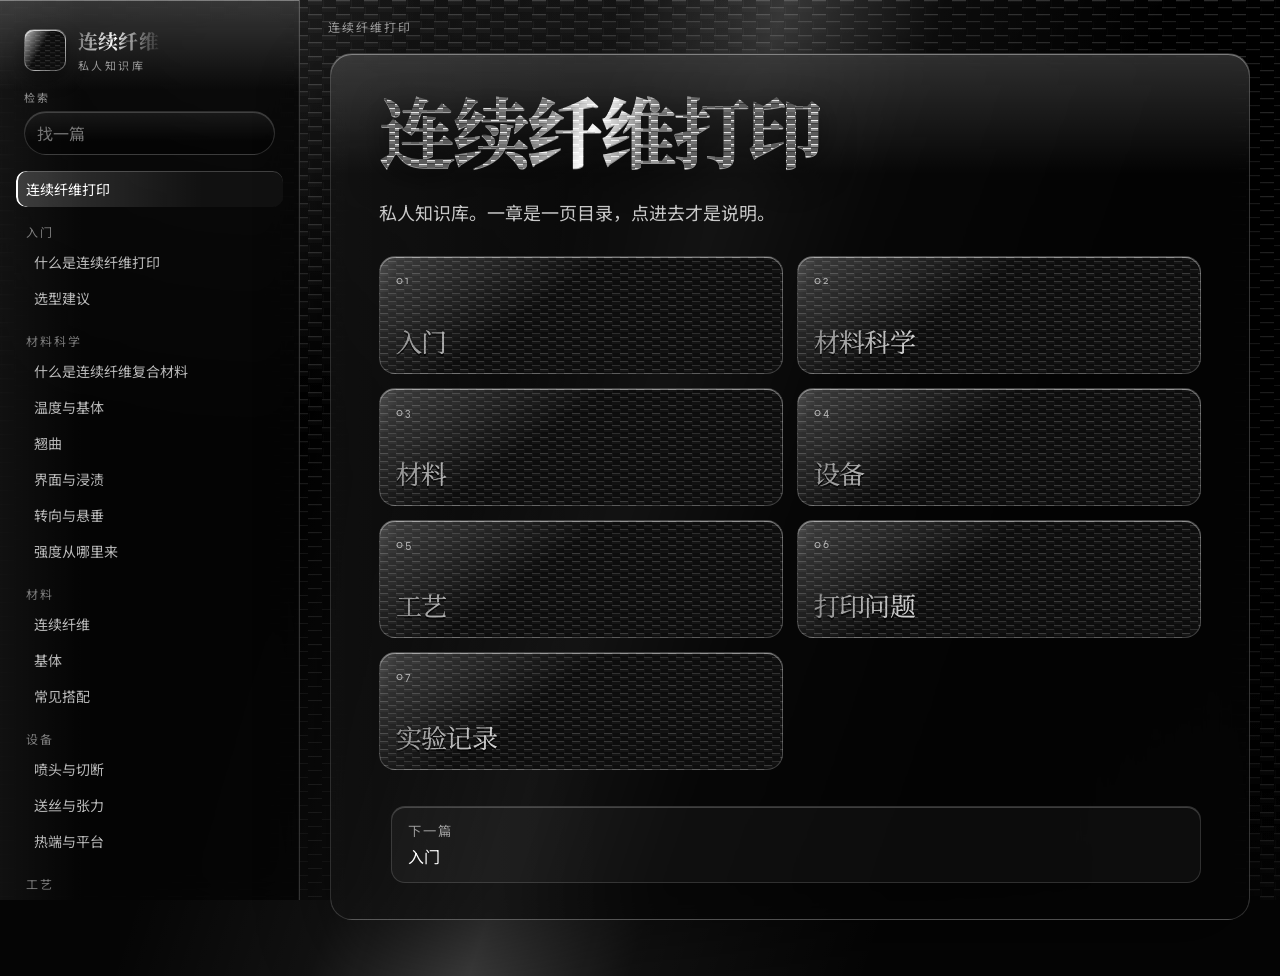
<file: index.html>
<!DOCTYPE html>
<html lang="zh-CN">
<head>
  <meta charset="utf-8" />
  <meta http-equiv="refresh" content="0; url=web/" />
  <title>连续纤维打印</title>
  <link rel="canonical" href="web/" />
</head>
<body>
  <p><a href="web/">进入连续纤维打印</a></p>
</body>
</html>
</file>
<file: web/app.css>
:root {
  color-scheme: dark;
  --ink: #f3f3f3;
  --muted: rgba(232, 232, 232, 0.62);
  --line: rgba(255, 255, 255, 0.16);
  --display: "Syne", "Noto Serif SC", "Songti SC", serif;
  --text: "Noto Sans SC", "PingFang SC", "Hiragino Sans GB", sans-serif;
}

* { box-sizing: border-box; }

html, body { margin: 0; min-height: 100%; }

body {
  color: var(--ink);
  background: #050505;
  font-family: var(--text);
}

.weave {
  position: fixed;
  inset: 0;
  background-color: #070707;
  background-image: url("fiber.svg");
  background-size: 28px 28px;
  filter: contrast(1.15) brightness(0.92);
}

.weave::after {
  content: "";
  position: absolute;
  inset: 0;
  background:
    radial-gradient(ellipse at 20% 0%, rgba(255, 255, 255, 0.14), transparent 42%),
    radial-gradient(ellipse at 100% 100%, rgba(255, 255, 255, 0.06), transparent 40%),
    linear-gradient(180deg, rgba(0, 0, 0, 0.2), rgba(0, 0, 0, 0.55));
}

.clearcoat {
  position: fixed;
  inset: -30% -10%;
  pointer-events: none;
  background: linear-gradient(
    108deg,
    transparent 32%,
    rgba(255, 255, 255, 0.05) 42%,
    rgba(255, 255, 255, 0.22) 50%,
    rgba(255, 255, 255, 0.05) 58%,
    transparent 70%
  );
  mix-blend-mode: screen;
  animation: sweep 14s ease-in-out infinite;
}

@keyframes sweep {
  0%, 100% { transform: translateX(-8%); }
  50% { transform: translateX(8%); }
}

@media (prefers-reduced-motion: reduce) {
  .clearcoat { animation: none; }
}

.app {
  position: relative;
  z-index: 1;
  display: grid;
  grid-template-columns: 300px 1fr;
  min-height: 100vh;
}

.rail {
  position: sticky;
  top: 0;
  height: 100vh;
  overflow: auto;
  padding: 22px 16px 28px;
  background:
    linear-gradient(180deg, rgba(255, 255, 255, 0.18), transparent 90px),
    linear-gradient(90deg, rgba(255, 255, 255, 0.05), transparent 28%),
    rgba(6, 6, 6, 0.78);
  border-right: 1px solid var(--line);
  box-shadow:
    inset 0 1px 0 rgba(255, 255, 255, 0.35),
    inset -1px 0 0 rgba(255, 255, 255, 0.04);
  backdrop-filter: blur(18px);
}

.brand {
  display: flex;
  gap: 12px;
  align-items: center;
  padding: 4px 8px 16px;
  text-decoration: none;
  color: inherit;
}

.brand-mark {
  width: 42px;
  height: 42px;
  border-radius: 10px;
  background:
    linear-gradient(120deg, rgba(255, 255, 255, 0.7), transparent 42%),
    url("fiber.svg");
  background-size: auto, 10px 10px;
  border: 1px solid rgba(255, 255, 255, 0.35);
  box-shadow:
    inset 0 1px 0 rgba(255, 255, 255, 0.7),
    0 8px 18px rgba(0, 0, 0, 0.45);
}

.brand-name {
  display: flex;
  flex-direction: column;
  gap: 2px;
}

.brand-name strong {
  font-family: var(--display);
  font-size: 20px;
  letter-spacing: 0.01em;
  background: linear-gradient(100deg, #6d6d6d 0%, #ffffff 46%, #bdbdbd 54%, #2b2b2b 100%);
  -webkit-background-clip: text;
  background-clip: text;
  color: transparent;
}

.brand-name em {
  font-style: normal;
  font-size: 11px;
  letter-spacing: 0.22em;
  color: var(--muted);
}

.finder {
  display: block;
  margin: 0 8px 16px;
}

.finder span {
  display: block;
  margin-bottom: 6px;
  font-size: 11px;
  letter-spacing: 0.18em;
  color: var(--muted);
}

.finder input {
  width: 100%;
  border: 1px solid rgba(255, 255, 255, 0.16);
  border-radius: 999px;
  padding: 9px 12px;
  color: white;
  background:
    linear-gradient(180deg, rgba(255, 255, 255, 0.08), transparent 70%),
    rgba(0, 0, 0, 0.45);
  box-shadow: inset 0 1px 0 rgba(255, 255, 255, 0.18);
  font: inherit;
  outline: none;
}

.finder input:focus {
  border-color: rgba(255, 255, 255, 0.45);
}

.group { margin: 0 0 8px; }

.group-label,
.nav-link {
  display: block;
  border-radius: 10px;
  text-decoration: none;
  color: rgba(244, 244, 244, 0.86);
}

.group-label {
  padding: 8px 10px 4px;
  font-size: 12px;
  letter-spacing: 0.16em;
  color: rgba(255, 255, 255, 0.46);
}

.nav-link {
  padding: 8px 10px;
  font-size: 14px;
}

.nav-link.child { padding-left: 18px; color: rgba(236, 236, 236, 0.78); }

.nav-link:hover { background: rgba(255, 255, 255, 0.06); }

.nav-link.active {
  color: white;
  background:
    linear-gradient(90deg, rgba(255, 255, 255, 0.16), transparent 70%),
    rgba(255, 255, 255, 0.04);
  box-shadow: inset 2px 0 0 #fff, inset 0 1px 0 rgba(255, 255, 255, 0.2);
}

.shade {
  position: fixed;
  inset: 0;
  z-index: 3;
  background: rgba(0, 0, 0, 0.45);
}

main { min-width: 0; }

.top {
  display: flex;
  align-items: center;
  gap: 14px;
  padding: 18px 28px 0;
}

#menu {
  display: none;
  border: 1px solid var(--line);
  border-radius: 999px;
  padding: 8px 14px;
  color: white;
  background: rgba(0, 0, 0, 0.4);
  box-shadow: inset 0 1px 0 rgba(255, 255, 255, 0.3);
  font: inherit;
  letter-spacing: 0.12em;
}

#crumb {
  margin: 0;
  font-size: 12px;
  letter-spacing: 0.16em;
  color: var(--muted);
}

.sheet {
  margin: 18px auto 56px;
  width: min(920px, calc(100% - 40px));
  padding: 42px 48px 36px;
  border-radius: 22px;
  background:
    linear-gradient(180deg, rgba(255, 255, 255, 0.16), transparent 120px),
    linear-gradient(90deg, rgba(255, 255, 255, 0.04), transparent 30%),
    rgba(5, 5, 5, 0.72);
  border: 1px solid rgba(255, 255, 255, 0.16);
  box-shadow:
    inset 0 1px 0 rgba(255, 255, 255, 0.38),
    0 24px 70px rgba(0, 0, 0, 0.4);
  backdrop-filter: blur(10px);
}

.fiber-title {
  margin: 0;
  font-family: var(--display);
  font-weight: 800;
  font-size: clamp(40px, 6vw, 78px);
  line-height: 1.08;
  letter-spacing: -0.045em;
}

.fiber-title span {
  position: relative;
  display: inline-block;
  color: transparent;
}

.fiber-title span::before,
.fiber-title span::after {
  content: attr(data-text);
  position: absolute;
  left: 0;
  top: 0;
  -webkit-background-clip: text;
  background-clip: text;
  color: transparent;
}

.fiber-title span::before {
  background-image: url("fiber-gloss.svg");
  background-size: 16px 16px;
  filter: drop-shadow(0 1px 0 rgba(255, 255, 255, 0.55)) drop-shadow(0 10px 16px rgba(0, 0, 0, 0.75));
}

.fiber-title span::after {
  background-image: linear-gradient(
    112deg,
    rgba(255, 255, 255, 0) 18%,
    rgba(255, 255, 255, 0.2) 36%,
    rgba(255, 255, 255, 0.95) 48%,
    rgba(255, 255, 255, 0.15) 60%,
    rgba(255, 255, 255, 0) 76%
  );
}

.fiber-title.small {
  font-size: clamp(34px, 4vw, 56px);
  margin-bottom: 8px;
}

.lede {
  max-width: 38em;
  margin: 18px 0 0;
  color: rgba(255, 255, 255, 0.78);
  font-size: 18px;
  line-height: 1.75;
}

.plates {
  display: grid;
  grid-template-columns: 1fr 1fr;
  gap: 14px;
  margin-top: 28px;
}

.plate {
  position: relative;
  overflow: hidden;
  display: flex;
  flex-direction: column;
  justify-content: space-between;
  min-height: 118px;
  padding: 16px 16px 14px;
  text-decoration: none;
  color: inherit;
  border-radius: 16px;
  background:
    linear-gradient(145deg, rgba(255, 255, 255, 0.2), transparent 40%),
    url("fiber.svg");
  background-size: auto, 16px 16px;
  border: 1px solid rgba(255, 255, 255, 0.2);
  box-shadow: inset 0 1px 0 rgba(255, 255, 255, 0.45);
}

.plate::after {
  content: "";
  position: absolute;
  inset: 0;
  background: linear-gradient(110deg, transparent 30%, rgba(255, 255, 255, 0.28) 50%, transparent 68%);
  transform: translateX(-70%);
  transition: transform 0.7s ease;
}

.plate:hover::after { transform: translateX(55%); }

.plate-index {
  font-family: var(--display);
  font-size: 12px;
  letter-spacing: 0.18em;
  color: rgba(255, 255, 255, 0.62);
}

.plate-title {
  position: relative;
  z-index: 1;
  font-family: var(--display);
  font-size: 26px;
  letter-spacing: -0.03em;
  background-image:
    linear-gradient(100deg, #8e8e8e 0%, #ffffff 46%, #c8c8c8 58%, #5a5a5a 100%),
    url("fiber-gloss.svg");
  background-size: 100% 100%, 12px 12px;
  -webkit-background-clip: text;
  background-clip: text;
  color: transparent;
  filter: drop-shadow(0 2px 0 rgba(0, 0, 0, 0.65));
}

.prose { margin-top: 22px; }

.prose h2, .prose h3 {
  font-family: var(--display);
  font-weight: 700;
  letter-spacing: -0.03em;
  margin: 1.4em 0 0.4em;
  background-image: linear-gradient(100deg, #b5b5b5 0%, #ffffff 42%, #8a8a8a 100%);
  -webkit-background-clip: text;
  background-clip: text;
  color: transparent;
}

.prose h2 { font-size: 28px; }
.prose h3 { font-size: 22px; }

.prose p, .prose li {
  font-size: 16.5px;
  line-height: 1.9;
  color: rgba(238, 238, 238, 0.86);
}

.prose strong { color: white; font-weight: 700; }

.prose figure { margin: 22px 0; }

.prose img {
  display: block;
  width: 100%;
  max-width: 100%;
  border-radius: 14px;
  border: 1px solid rgba(255, 255, 255, 0.18);
  box-shadow: inset 0 1px 0 rgba(255, 255, 255, 0.28);
}

.prose figcaption {
  margin-top: 8px;
  font-size: 13px;
  letter-spacing: 0.04em;
  color: var(--muted);
}

.prose a { color: white; }

.prose ul { padding-left: 1.2em; }

.prose .table-wrap {
  margin: 18px 0 8px;
  overflow-x: auto;
  border-radius: 14px;
  border: 1px solid rgba(255, 255, 255, 0.16);
}

.prose table {
  width: 100%;
  min-width: 640px;
  border-collapse: collapse;
  font-size: 14.5px;
  line-height: 1.6;
  background: rgba(255, 255, 255, 0.03);
}

.prose th, .prose td {
  padding: 10px 12px;
  text-align: left;
  vertical-align: top;
  border-bottom: 1px solid rgba(255, 255, 255, 0.1);
}

.prose th {
  color: white;
  font-weight: 700;
  background: rgba(255, 255, 255, 0.06);
}

.prose td { color: rgba(238, 238, 238, 0.86); }

.prose tr:last-child td { border-bottom: 0; }

.prose hr {
  border: 0;
  height: 1px;
  margin: 28px 0;
  background: linear-gradient(90deg, transparent, rgba(255, 255, 255, 0.45), transparent);
}

.pager {
  display: flex;
  justify-content: space-between;
  gap: 12px;
  margin-top: 36px;
}

.pager a {
  flex: 1;
  text-decoration: none;
  color: white;
  padding: 14px 16px;
  border-radius: 14px;
  background: rgba(255, 255, 255, 0.04);
  border: 1px solid rgba(255, 255, 255, 0.14);
  box-shadow: inset 0 1px 0 rgba(255, 255, 255, 0.2);
}

.pager small {
  display: block;
  margin-bottom: 4px;
  letter-spacing: 0.14em;
  color: var(--muted);
}

.empty, .status {
  color: var(--muted);
  line-height: 1.7;
}

@media (max-width: 860px) {
  .app { grid-template-columns: 1fr; }
  #menu { display: inline-flex; }
  .rail {
    position: fixed;
    z-index: 4;
    width: min(86vw, 320px);
    transform: translateX(-105%);
    transition: transform 0.3s ease;
  }
  .rail.open { transform: none; }
  .sheet { width: min(100% - 20px, 920px); padding: 28px 18px 24px; }
  .plates { grid-template-columns: 1fr; }
  .top { padding: 14px 12px 0; }
}

@media (prefers-reduced-motion: reduce) {
  .rail { transition: none; }
  .plate::after { transition: none; }
}
</file>
